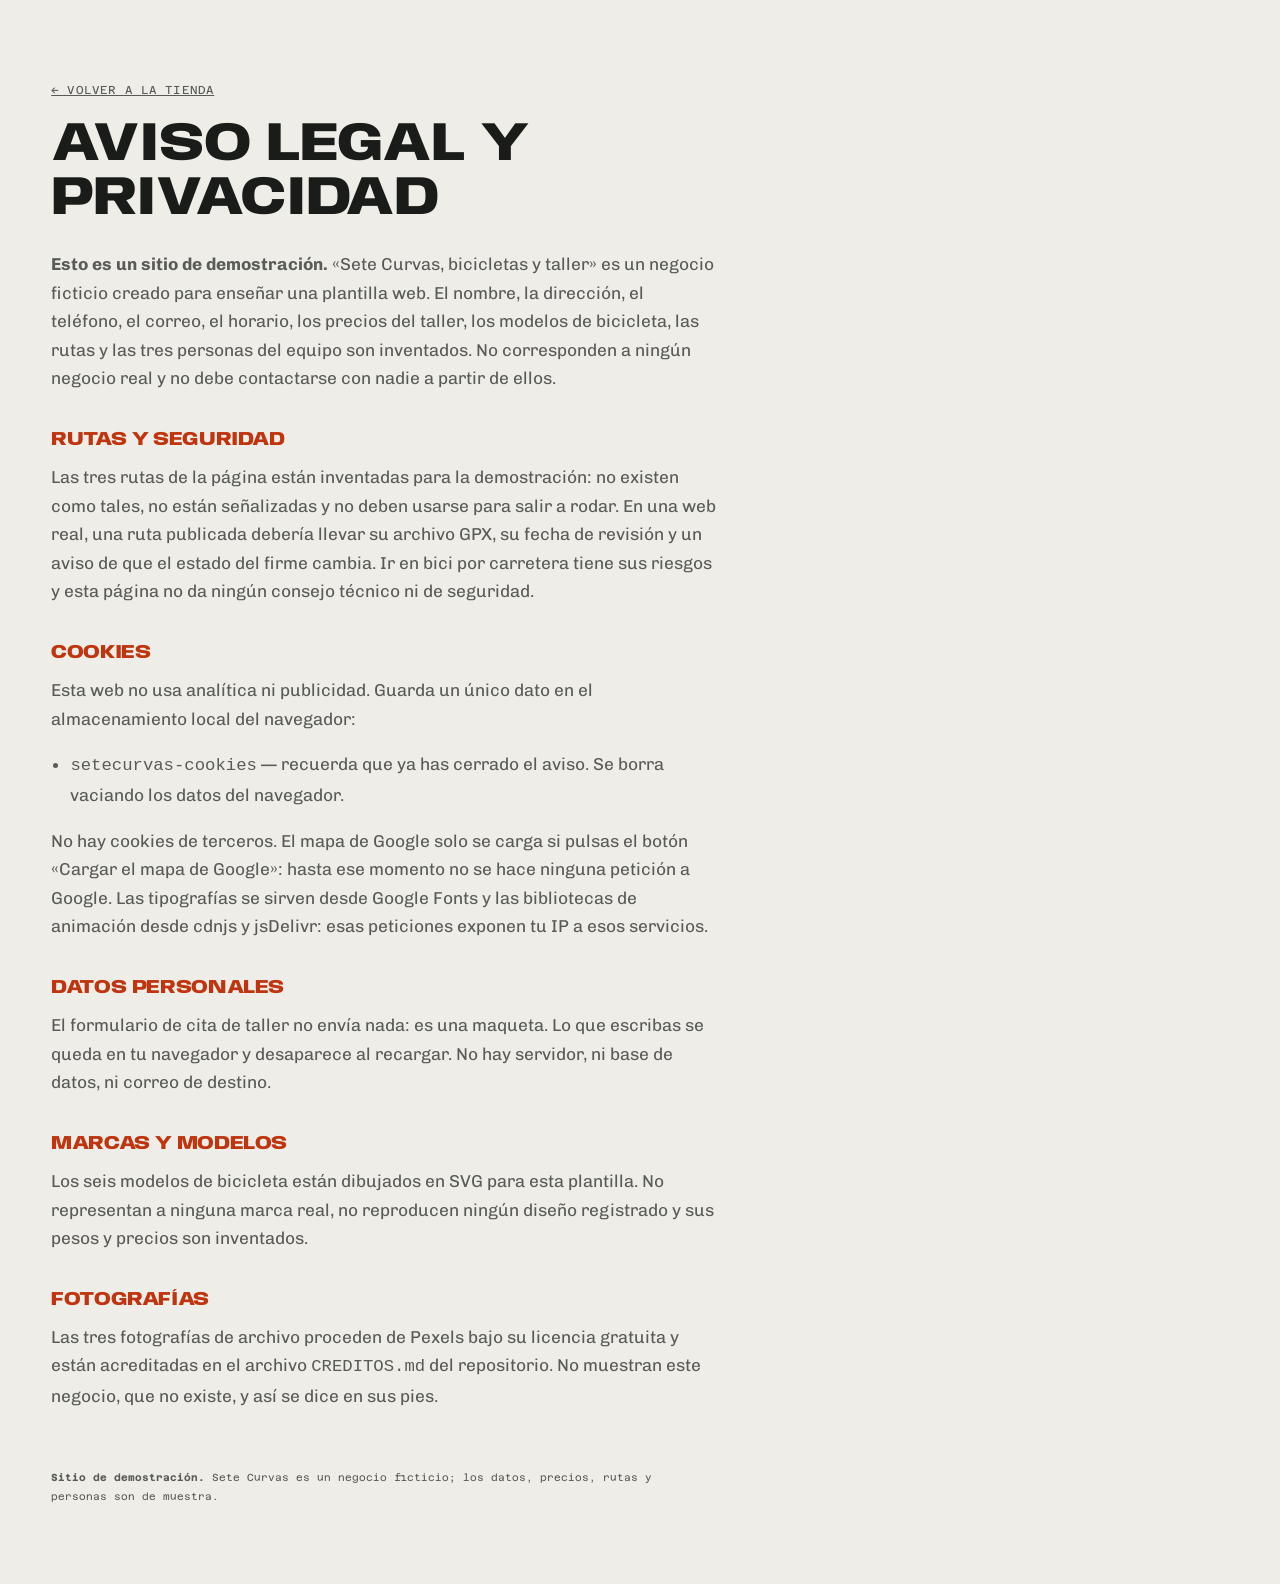
<file: legal.html>
<!doctype html>
<!-- SITIO DE DEMOSTRACIÓN. Sete Curvas es un negocio ficticio. -->
<html lang="es">
<head>
<meta charset="utf-8">
<meta name="viewport" content="width=device-width, initial-scale=1">
<meta name="robots" content="noindex, nofollow">
<title>Aviso legal y privacidad · Sete Curvas (demostración)</title>
<link rel="icon" href="favicon.svg" type="image/svg+xml">
<link rel="preconnect" href="https://fonts.googleapis.com">
<link rel="preconnect" href="https://fonts.gstatic.com" crossorigin>
<link rel="stylesheet" href="https://fonts.googleapis.com/css2?family=Anybody:wdth,wght@100..150,600;100..150,800&family=Chivo:wght@400;500;700&family=Azeret+Mono:wght@400;500&display=swap">
<link rel="stylesheet" href="css/estilo.css">
<style>
  body { padding-bottom: 0; }
  .legal { max-width: 70ch; padding: clamp(3rem, 9vh, 6rem) var(--marco); }
  .legal h1 { font-size: clamp(2rem, 1.4rem + 3vw, 3.4rem); margin-bottom: 1.5rem; }
  .legal h2 { font-size: 1.2rem; margin: 2.4rem 0 0.8rem; color: var(--naranja-texto); }
  .legal p, .legal li { color: var(--tinta-70); }
  .legal ul { padding-left: 1.2rem; }
</style>
</head>
<body>
<main class="legal">
  <p class="indice"><a href="index.html">← Volver a la tienda</a></p>
  <h1>Aviso legal y privacidad</h1>

  <p><strong>Esto es un sitio de demostración.</strong> «Sete Curvas, bicicletas y taller»
  es un negocio ficticio creado para enseñar una plantilla web. El nombre, la dirección,
  el teléfono, el correo, el horario, los precios del taller, los modelos de bicicleta,
  las rutas y las tres personas del equipo son inventados. No corresponden a ningún
  negocio real y no debe contactarse con nadie a partir de ellos.</p>

  <h2>Rutas y seguridad</h2>
  <p>Las tres rutas de la página están inventadas para la demostración: no existen como
  tales, no están señalizadas y no deben usarse para salir a rodar. En una web real, una
  ruta publicada debería llevar su archivo GPX, su fecha de revisión y un aviso de que el
  estado del firme cambia. Ir en bici por carretera tiene sus riesgos y esta página no da
  ningún consejo técnico ni de seguridad.</p>

  <h2 id="cookies">Cookies</h2>
  <p>Esta web no usa analítica ni publicidad. Guarda un único dato en el almacenamiento
  local del navegador:</p>
  <ul>
    <li><code>setecurvas-cookies</code> — recuerda que ya has cerrado el aviso. Se borra
    vaciando los datos del navegador.</li>
  </ul>
  <p>No hay cookies de terceros. El mapa de Google solo se carga si pulsas el botón
  «Cargar el mapa de Google»: hasta ese momento no se hace ninguna petición a Google. Las
  tipografías se sirven desde Google Fonts y las bibliotecas de animación desde cdnjs y
  jsDelivr: esas peticiones exponen tu IP a esos servicios.</p>

  <h2>Datos personales</h2>
  <p>El formulario de cita de taller no envía nada: es una maqueta. Lo que escribas se
  queda en tu navegador y desaparece al recargar. No hay servidor, ni base de datos, ni
  correo de destino.</p>

  <h2>Marcas y modelos</h2>
  <p>Los seis modelos de bicicleta están dibujados en SVG para esta plantilla. No
  representan a ninguna marca real, no reproducen ningún diseño registrado y sus pesos y
  precios son inventados.</p>

  <h2>Fotografías</h2>
  <p>Las tres fotografías de archivo proceden de Pexels bajo su licencia gratuita y están
  acreditadas en el archivo <code>CREDITOS.md</code> del repositorio. No muestran este
  negocio, que no existe, y así se dice en sus pies.</p>

  <p class="pie__sello" style="border:0;padding-top:2.5rem">
    <strong>Sitio de demostración.</strong> Sete Curvas es un negocio ficticio; los datos,
    precios, rutas y personas son de muestra.
  </p>
</main>
</body>
</html>
</file>
<file: css/estilo.css>
/* ==========================================================================
   Sete Curvas — bicicletas y taller (SITIO DE DEMOSTRACIÓN, negocio ficticio)
   Concepto: «Perfil de etapa». La web se recorre como una salida: el perfil de
   altimetría vive pegado abajo, se va pintando con el scroll y canta en todo
   momento el punto kilométrico, la altitud y la pendiente.
   ========================================================================== */

:root {
  --papel: #EFEDE7;
  --papel-claro: #F7F6F2;
  --tinta: #1A1C1A;
  --tinta-70: rgba(26, 28, 26, 0.7);
  --tinta-45: rgba(26, 28, 26, 0.62);
  --tinta-12: rgba(26, 28, 26, 0.12);
  --naranja: #FF4A17;
  /* El flúor no pasa contraste como texto pequeño sobre papel: para texto se
     usa esta versión más oscura, y el flúor se queda para los fondos. */
  --naranja-texto: #BE3510;
  --pino: #1F5D4C;
  --asfalto: #4A4E4A;

  --display: "Anybody", "Arial Narrow", sans-serif;
  --texto: "Chivo", system-ui, sans-serif;
  --mono: "Azeret Mono", ui-monospace, "Courier New", monospace;

  --marco: clamp(1rem, 4vw, 4rem);
  --alto-perfil: 104px;
}

*, *::before, *::after { box-sizing: border-box; }
html { -webkit-text-size-adjust: 100%; }

body {
  margin: 0;
  background: var(--papel);
  color: var(--tinta);
  font-family: var(--texto);
  font-size: clamp(1rem, 0.96rem + 0.2vw, 1.08rem);
  line-height: 1.65;
  overflow-x: hidden;
  padding-bottom: var(--alto-perfil);
}

img, svg { max-width: 100%; }
img { height: auto; display: block; }

h1, h2, h3 {
  font-family: var(--display);
  font-weight: 800;
  font-variation-settings: "wdth" 118;
  line-height: 1;
  letter-spacing: -0.02em;
  margin: 0;
  text-transform: uppercase;
}
p { margin: 0 0 1em; }
a { color: inherit; }

::selection { background: var(--naranja); color: var(--papel-claro); }
:focus-visible { outline: 3px solid var(--naranja); outline-offset: 3px; }

.visualmente-oculta {
  position: absolute !important;
  width: 1px; height: 1px; margin: -1px; padding: 0; border: 0;
  clip-path: inset(50%); overflow: hidden; white-space: nowrap;
}

.salto {
  position: fixed; top: 0.75rem; left: 0.75rem; z-index: 300;
  transform: translateY(-200%);
  background: var(--naranja); color: var(--papel-claro);
  padding: 0.7rem 1.1rem; border-radius: 4px;
  font-family: var(--mono); font-size: 0.75rem; text-decoration: none;
}
.salto:focus { transform: none; }

section[id] { scroll-margin-top: clamp(4.5rem, 10vh, 6rem); }

.kicker, .indice {
  font-family: var(--mono); font-size: 0.72rem;
  letter-spacing: 0.1em; text-transform: uppercase;
  color: var(--tinta-45); margin: 0 0 1.1rem;
}
.indice span {
  background: var(--naranja-texto); color: var(--papel-claro);
  padding: 0.2rem 0.5rem; border-radius: 3px; margin-right: 0.4rem;
}
.parrafo { color: var(--tinta-70); max-width: 56ch; }
.seccion__cabeza { max-width: 64ch; }
.seccion__cabeza h2 { font-size: clamp(1.9rem, 1.1rem + 3vw, 3.6rem); margin-bottom: 1rem; }
.aviso { font-family: var(--mono); font-size: 0.68rem; line-height: 1.8; color: var(--tinta-45); margin: 1.6rem 0 0; max-width: 80ch; }

/* ── Botones ───────────────────────────────────────────────────────────── */
.boton {
  display: inline-flex; align-items: center; gap: 0.5rem;
  font-family: var(--mono); font-size: 0.76rem; font-weight: 500;
  letter-spacing: 0.06em; text-transform: uppercase; text-decoration: none;
  padding: 0.85rem 1.4rem;
  border: 2px solid var(--tinta); border-radius: 4px;
  background: transparent; color: var(--tinta); cursor: pointer;
  transition: background 0.2s ease, color 0.2s ease, transform 0.2s ease;
}
.boton--naranja { background: var(--naranja); border-color: var(--naranja); color: var(--tinta); }
.boton--naranja:hover { background: var(--tinta); border-color: var(--tinta); }
.boton--linea:hover { background: var(--pino); border-color: var(--pino); color: var(--papel-claro); }

/* ── Cabecera ──────────────────────────────────────────────────────────── */
.cabecera {
  position: fixed; inset: 0 0 auto 0; z-index: 90;
  display: flex; align-items: center; justify-content: space-between; gap: 1rem;
  padding: 0.85rem var(--marco);
  background: color-mix(in srgb, var(--papel) 90%, transparent);
  backdrop-filter: blur(8px);
  border-bottom: 2px solid transparent;
  transition: border-color 0.3s ease;
}
.cabecera.esta-pegada { border-bottom-color: var(--tinta); }
.marca { display: inline-flex; align-items: center; gap: 0.6rem; text-decoration: none; }
.marca__icono { width: 44px; height: auto; color: var(--naranja); flex: none; }
.marca__texto {
  font-family: var(--display); font-weight: 800; font-variation-settings: "wdth" 112;
  font-size: 1.15rem; text-transform: uppercase; letter-spacing: -0.01em;
}

.nav { display: flex; align-items: center; gap: clamp(0.8rem, 1.8vw, 2rem); }
.nav ul { display: flex; gap: clamp(0.7rem, 1.6vw, 1.4rem); list-style: none; margin: 0; padding: 0; }
.nav a {
  font-family: var(--mono); font-size: 0.72rem; text-decoration: none;
  text-transform: uppercase; letter-spacing: 0.04em;
  border-bottom: 2px solid transparent; padding-bottom: 2px;
}
.nav a:hover, .nav a.es-actual { border-bottom-color: var(--naranja); }
.nav__cta { padding: 0.6rem 1rem; }

.hamburguesa {
  display: none; align-items: center; gap: 0.5rem;
  background: none; border: 2px solid var(--tinta); border-radius: 4px;
  padding: 0.5rem 0.9rem; cursor: pointer; color: inherit;
  font-family: var(--mono); font-size: 0.7rem; text-transform: uppercase;
}
.hamburguesa__lineas { display: grid; gap: 4px; width: 18px; }
.hamburguesa__lineas i { display: block; height: 2px; background: currentColor; transition: transform 0.3s ease; }
.hamburguesa[aria-expanded="true"] .hamburguesa__lineas i:first-child { transform: translateY(3px) rotate(45deg); }
.hamburguesa[aria-expanded="true"] .hamburguesa__lineas i:last-child { transform: translateY(-3px) rotate(-45deg); }

/* ── Hero ──────────────────────────────────────────────────────────────── */
.hero {
  min-height: calc(100svh - var(--alto-perfil));
  padding: clamp(7rem, 15vh, 10rem) var(--marco) clamp(2.5rem, 6vh, 4rem);
  display: grid; align-content: center;
  border-bottom: 2px solid var(--tinta);
}
.hero__titulo { font-size: clamp(2.4rem, 1.2rem + 4.2vw, 5.4rem); max-width: 18ch; margin-bottom: 1.4rem; }
.hero__entrada { color: var(--tinta-70); max-width: 52ch; font-size: 1.05em; }
.hero__acciones { display: flex; gap: 0.8rem; flex-wrap: wrap; margin: 2rem 0; }
.hero__cifras {
  list-style: none; margin: 1rem 0 0; padding: 1.6rem 0 0;
  border-top: 2px solid var(--tinta);
  display: flex; flex-wrap: wrap; gap: clamp(1.2rem, 4vw, 4rem);
}
.hero__cifras li { display: grid; }
.hero__cifras b {
  font-family: var(--display); font-weight: 800; font-variation-settings: "wdth" 130;
  font-size: clamp(2rem, 1.4rem + 2vw, 3rem); line-height: 1;
  color: var(--naranja-texto); font-variant-numeric: tabular-nums;
}
.hero__cifras span { font-family: var(--mono); font-size: 0.64rem; color: var(--tinta-45); margin-top: 0.4rem; max-width: 18ch; }

/* ── Taller ────────────────────────────────────────────────────────────── */
.taller { padding: clamp(3rem, 7vh, 6rem) var(--marco); border-bottom: 2px solid var(--tinta); }
.taller__rejilla {
  display: grid; gap: clamp(1.5rem, 4vw, 3.5rem);
  grid-template-columns: minmax(0, 1.6fr) minmax(0, 0.8fr);
  margin-top: clamp(2rem, 5vh, 3.5rem);
  align-items: start;
}
.tabla { width: 100%; border-collapse: collapse; }
.tabla thead th {
  text-align: left; padding: 0 0.6rem 0.7rem 0;
  font-family: var(--mono); font-size: 0.64rem; font-weight: 500;
  letter-spacing: 0.1em; text-transform: uppercase; color: var(--tinta-45);
  border-bottom: 2px solid var(--tinta);
}
.tabla tbody tr { border-bottom: 1px solid var(--tinta-12); }
.tabla th, .tabla td { text-align: left; padding: 0.9rem 0.6rem 0.9rem 0; vertical-align: baseline; }
.tabla tbody th { font-family: var(--texto); font-weight: 700; font-size: 1rem; }
.tabla td:first-of-type {
  font-family: var(--display); font-weight: 800; font-variation-settings: "wdth" 120;
  font-size: 1.3rem; color: var(--naranja-texto); white-space: nowrap; width: 8rem;
}
.tabla td:last-child { color: var(--tinta-70); font-size: 0.9em; }

.taller__foto img { width: 100%; aspect-ratio: 3 / 4; object-fit: cover; border: 2px solid var(--tinta); }
.taller__foto figcaption, .alquiler__foto figcaption, .club__foto figcaption {
  font-family: var(--mono); font-size: 0.64rem; line-height: 1.7; color: var(--tinta-45); margin-top: 0.7rem;
}

/* ── Bicis ─────────────────────────────────────────────────────────────── */
.bicis { padding: clamp(3rem, 7vh, 6rem) var(--marco); border-bottom: 2px solid var(--tinta); background: var(--papel-claro); }
.rejilla {
  list-style: none; margin: clamp(2rem, 5vh, 3.5rem) 0 0; padding: 0;
  display: grid; grid-template-columns: repeat(auto-fill, minmax(min(100%, 20rem), 1fr));
  gap: clamp(1rem, 2.4vw, 2rem);
}
.bici {
  background: var(--papel);
  border: 2px solid var(--tinta);
  padding: clamp(1rem, 2vw, 1.5rem);
  display: grid; gap: 1rem; align-content: start;
  transition: box-shadow 0.25s ease, transform 0.25s ease;
}
.bici:hover { box-shadow: 7px 7px 0 var(--pino); transform: translate(-2px, -2px); }
.bici img { width: 100%; }
/* Las ruedas giran al pasar por encima. El giro va solo en CSS: si además lo
   tocara GSAP, el atributo transform y la regla CSS se pisarían. */
.bici .rueda { transform-box: fill-box; transform-origin: center; }
.bici:hover .rueda { animation: rodar 1.6s linear infinite; }
@keyframes rodar { to { transform: rotate(360deg); } }

.bici__pie { border-top: 2px solid var(--tinta); padding-top: 0.8rem; display: grid; gap: 0.3rem; }
.bici__pie h3 { font-size: 1.4rem; }
.bici__tipo { margin: 0; font-family: var(--mono); font-size: 0.64rem; letter-spacing: 0.06em; text-transform: uppercase; color: var(--tinta-45); }
.bici__uso { margin: 0.3rem 0 0; color: var(--tinta-70); font-size: 0.92em; }
.bici__precio {
  margin: 0.4rem 0 0; font-family: var(--display); font-weight: 800;
  font-variation-settings: "wdth" 125; font-size: 1.5rem; color: var(--pino);
}

/* ── Alquiler ──────────────────────────────────────────────────────────── */
.alquiler { padding: clamp(3rem, 7vh, 6rem) var(--marco); border-bottom: 2px solid var(--tinta); }
.alquiler__rejilla {
  display: grid; gap: clamp(1.5rem, 3vw, 3rem);
  grid-template-columns: minmax(0, 0.9fr) minmax(0, 1.3fr) minmax(0, 0.8fr);
  margin-top: clamp(2rem, 5vh, 3.5rem);
  align-items: start;
}
.tarifas { list-style: none; margin: 0; padding: 0; display: grid; gap: 0.5rem; }
.tarifas li {
  display: grid; grid-template-columns: 1fr auto; gap: 1rem; align-items: baseline;
  border-bottom: 1px solid var(--tinta-12); padding-bottom: 0.5rem;
}
.tarifas span { color: var(--tinta-70); font-size: 0.94em; }
.tarifas b { font-family: var(--mono); font-size: 0.9rem; }

.rutas { list-style: none; margin: 0; padding: 0; display: grid; gap: 1.4rem; counter-reset: ruta; }
.rutas li { border-left: 3px solid var(--pino); padding-left: 1rem; }
.rutas__nombre {
  font-family: var(--display); font-weight: 800; font-variation-settings: "wdth" 115;
  font-size: 1.3rem; text-transform: uppercase; margin: 0 0 0.2rem;
}
.rutas__dato { font-family: var(--mono); font-size: 0.68rem; color: var(--naranja-texto); margin: 0 0 0.5rem; }
.rutas li p:last-child { color: var(--tinta-70); font-size: 0.92em; margin: 0; }

.alquiler__foto { margin: 0; }
.alquiler__foto img { width: 100%; aspect-ratio: 2 / 3; object-fit: cover; border: 2px solid var(--tinta); }

/* ── Club ──────────────────────────────────────────────────────────────── */
.club {
  padding: clamp(3rem, 7vh, 6rem) var(--marco);
  background: var(--pino); color: var(--papel-claro);
  border-bottom: 2px solid var(--tinta);
}
.club .indice { color: rgba(247, 246, 242, 0.6); }
.club .indice span { background: var(--naranja); }
.club__rejilla {
  display: grid; gap: clamp(1.5rem, 4vw, 3.5rem);
  grid-template-columns: minmax(0, 1fr) minmax(0, 1fr);
  margin-top: clamp(2rem, 5vh, 3.5rem);
  align-items: center;
}
.club__texto p { color: rgba(247, 246, 242, 0.8); }
.club__datos {
  list-style: none; margin: 1.6rem 0 0; padding: 1.4rem 0 0;
  border-top: 1px solid rgba(247, 246, 242, 0.25);
  display: grid; grid-template-columns: repeat(auto-fit, minmax(7rem, 1fr)); gap: 1.2rem;
}
.club__datos b {
  display: block; font-family: var(--display); font-weight: 800;
  font-variation-settings: "wdth" 130; font-size: 1.8rem; line-height: 1;
}
.club__datos span { font-family: var(--mono); font-size: 0.62rem; color: rgba(247, 246, 242, 0.6); }
.club__foto { margin: 0; }
.club__foto img { width: 100%; aspect-ratio: 5 / 4; object-fit: cover; border: 2px solid var(--papel-claro); }
.club__foto figcaption { color: rgba(247, 246, 242, 0.55); }

/* ── Gente ─────────────────────────────────────────────────────────────── */
.gente { padding: clamp(3rem, 7vh, 6rem) var(--marco); border-bottom: 2px solid var(--tinta); }
.fichas {
  list-style: none; margin: clamp(2rem, 5vh, 3.5rem) 0 0; padding: 0;
  display: grid; grid-template-columns: repeat(auto-fit, minmax(min(100%, 17rem), 1fr));
  gap: clamp(1.2rem, 3vw, 2.5rem);
}
.fichas li { border-top: 3px solid var(--tinta); padding-top: 1rem; }
.fichas h3 { font-size: 1.4rem; margin-bottom: 0.3rem; }
.fichas__papel { font-family: var(--mono); font-size: 0.66rem; text-transform: uppercase; letter-spacing: 0.06em; color: var(--naranja-texto); margin-bottom: 0.7rem; }
.fichas li p:last-child { color: var(--tinta-70); font-size: 0.94em; margin: 0; }

/* ── Visita ────────────────────────────────────────────────────────────── */
.visita { padding: clamp(3rem, 7vh, 6rem) var(--marco); background: var(--papel-claro); }
.visita__rejilla {
  display: grid; gap: clamp(2rem, 4vw, 3.5rem);
  grid-template-columns: repeat(auto-fit, minmax(min(100%, 20rem), 1fr));
  margin-top: clamp(2rem, 5vh, 3.5rem);
  align-items: start;
}
.formulario { background: var(--papel); border: 2px solid var(--tinta); padding: clamp(1.3rem, 3vw, 2.2rem); }
.formulario h3 { font-size: 1.4rem; margin-bottom: 0.8rem; }
.formulario__texto { color: var(--tinta-70); font-size: 0.94em; }
.campo { display: grid; gap: 0.35rem; margin-bottom: 1rem; }
.campo label {
  font-family: var(--mono); font-size: 0.64rem; letter-spacing: 0.08em;
  text-transform: uppercase; color: var(--tinta-45);
}
.campo input, .campo textarea, .campo select {
  font: inherit; font-size: 0.95em;
  padding: 0.7rem 0.85rem;
  border: 2px solid var(--tinta); border-radius: 3px;
  background: var(--papel-claro); color: inherit; width: 100%; resize: vertical;
}
.formulario__estado { font-family: var(--mono); font-size: 0.74rem; color: var(--pino); margin: 1rem 0 0; min-height: 1.2em; }
.formulario__demo { font-family: var(--mono); font-size: 0.62rem; color: var(--tinta-45); margin: 0.6rem 0 0; }

.donde__estado {
  display: inline-flex; font-family: var(--mono); font-size: 0.7rem;
  border: 2px solid var(--tinta); border-radius: 3px;
  padding: 0.35rem 0.8rem; margin-bottom: 1.2rem; text-transform: uppercase;
}
.donde__estado.esta-abierto { background: var(--naranja); border-color: var(--naranja); color: var(--papel-claro); }
.donde address { font-style: normal; line-height: 1.9; margin-bottom: 1.2rem; }
.horario { margin: 0 0 1.2rem; display: grid; gap: 0.5rem; }
.horario > div { display: grid; grid-template-columns: minmax(0, 1fr) auto; gap: 1rem; border-top: 1px solid var(--tinta-12); padding-top: 0.5rem; }
.horario > div.es-hoy dt { color: var(--naranja-texto); font-weight: 700; }
.horario dt { font-weight: 500; }
.horario dd { margin: 0; font-family: var(--mono); font-size: 0.76rem; text-align: right; }
.donde__nota { color: var(--tinta-70); font-size: 0.92em; }
.mapa__aviso { font-family: var(--mono); font-size: 0.62rem; line-height: 1.7; color: var(--tinta-45); margin: 0.8rem 0 0; }
.mapa iframe { width: 100%; height: 300px; border: 2px solid var(--tinta); display: block; }

/* ── EL PERFIL ─────────────────────────────────────────────────────────── */
.perfil {
  position: fixed; left: 0; right: 0; bottom: 0; z-index: 80;
  height: var(--alto-perfil);
  background: var(--papel-claro);
  border-top: 2px solid var(--tinta);
  overflow: hidden;
}
.perfil__dibujo { position: absolute; inset: 0; width: 100%; height: 100%; }
.perfil__relleno { fill: var(--tinta-12); }
.perfil__linea { fill: none; stroke: var(--asfalto); stroke-width: 2; opacity: 0.5; vector-effect: non-scaling-stroke; }
/* El tramo hecho se recorta con un rectángulo, no con stroke-dasharray: el
   viewBox va estirado (preserveAspectRatio="none") y ahí el guion se deforma. */
.perfil__hecho {
  fill: none; stroke: var(--naranja); stroke-width: 3;
  vector-effect: non-scaling-stroke;
  clip-path: url(#recorrido);
}
.perfil__marca line { stroke: var(--tinta-45); stroke-width: 1; stroke-dasharray: 3 3; vector-effect: non-scaling-stroke; }
.perfil__marca circle { fill: var(--papel-claro); stroke: var(--asfalto); stroke-width: 2; vector-effect: non-scaling-stroke; }
.perfil__marca.es-actual circle { fill: var(--naranja); stroke: var(--tinta); }
.perfil__ciclista {
  position: absolute; width: 14px; height: 14px; margin: -7px 0 0 -7px;
  border-radius: 50%; background: var(--tinta);
  border: 3px solid var(--naranja);
  left: 0; top: 80%;
}
.perfil__lectura {
  position: absolute; right: var(--marco); top: 0.5rem; margin: 0;
  display: flex; gap: 0.8rem; align-items: baseline;
  font-family: var(--mono); font-size: 0.7rem;
  background: var(--papel-claro); padding: 0.2rem 0.4rem;
}
.perfil__km { font-weight: 500; font-size: 0.85rem; }
.perfil__alt { color: var(--tinta-45); }
.perfil__pendiente { color: var(--naranja-texto); font-weight: 500; }

/* ── Pie ───────────────────────────────────────────────────────────────── */
.pie {
  border-top: 2px solid var(--tinta);
  padding: clamp(2.5rem, 6vh, 4rem) var(--marco) 2.5rem;
  display: grid; gap: 2rem;
  grid-template-columns: repeat(auto-fit, minmax(min(100%, 17rem), 1fr));
  align-items: start;
}
.pie__marca { display: flex; gap: 0.9rem; align-items: flex-start; }
.pie__marca .marca__icono { width: 54px; color: var(--naranja); flex: none; }
.pie__marca p { margin: 0; font-family: var(--mono); font-size: 0.7rem; line-height: 1.8; color: var(--tinta-70); }
.pie__nav ul { list-style: none; margin: 0; padding: 0; display: grid; gap: 0.5rem; }
.pie__nav a { font-family: var(--mono); font-size: 0.7rem; text-transform: uppercase; letter-spacing: 0.04em; }
.pie__sello {
  grid-column: 1 / -1; margin: 0;
  border-top: 1px solid var(--tinta-12); padding-top: 1.4rem;
  font-family: var(--mono); font-size: 0.64rem; line-height: 1.9; color: var(--tinta-70);
  max-width: 92ch;
}

/* ── Aviso de cookies ──────────────────────────────────────────────────── */
.cookie-banner {
  position: fixed; z-index: 200;
  left: var(--marco); right: var(--marco);
  bottom: calc(var(--alto-perfil) + 0.8rem);
  background: var(--tinta); color: var(--papel-claro);
  padding: 1.1rem 1.3rem; gap: 1.2rem;
  align-items: center; justify-content: space-between; flex-wrap: wrap;
  border-radius: 4px;
}
/* OJO: el display va aquí, nunca en .cookie-banner a secas, o gana a [hidden] */
.cookie-banner:not([hidden]) { display: flex; }
.cookie-banner p { margin: 0; max-width: 72ch; font-size: 0.85rem; line-height: 1.6; }
.cookie-banner__acciones { display: flex; gap: 0.6rem; flex-wrap: wrap; }
.cookie-banner .boton--linea { border-color: rgba(247, 246, 242, 0.45); color: var(--papel-claro); }

/* ── Cursor ────────────────────────────────────────────────────────────── */
.cursor { display: none; }
@media (hover: hover) and (pointer: fine) {
  .cursor {
    display: block; position: fixed; top: 0; left: 0; z-index: 250;
    pointer-events: none; transform: translate3d(-100px, -100px, 0);
  }
  .cursor__rueda {
    display: block; width: 22px; height: 22px; margin: -11px 0 0 -11px;
    border: 2px solid var(--naranja); border-radius: 50%;
    transition: width 0.25s ease, height 0.25s ease, margin 0.25s ease, background 0.25s ease;
  }
  .cursor.es-grande .cursor__rueda {
    width: 86px; height: 86px; margin: -43px 0 0 -43px; background: var(--naranja);
  }
  .cursor__texto {
    position: absolute; top: 50%; left: 50%; transform: translate(-50%, -50%);
    font-family: var(--mono); font-size: 0.58rem; letter-spacing: 0.04em;
    text-transform: uppercase; color: var(--papel-claro); opacity: 0; white-space: nowrap;
  }
  .cursor.es-grande .cursor__texto { opacity: 1; }
}

/* ── Estados de entrada (solo con GSAP) ────────────────────────────────── */
.has-motion .kicker,
.has-motion .indice,
.has-motion .parrafo,
.has-motion .hero__entrada,
.has-motion .hero__acciones,
.has-motion .hero__cifras,
.has-motion .bici,
.has-motion .tabla tbody tr,
.has-motion .taller__foto,
.has-motion .tarifas li,
.has-motion .rutas li,
.has-motion .alquiler__foto,
.has-motion .club__texto,
.has-motion .club__foto,
.has-motion .fichas li { opacity: 0; }
.has-motion .palabra__letra { opacity: 0; }

.palabra { display: inline-block; white-space: nowrap; }
.palabra__letra { display: inline-block; will-change: transform, opacity; }

/* ── Responsive ────────────────────────────────────────────────────────── */
@media (max-width: 1000px) {
  .hamburguesa { display: inline-flex; }
  .nav {
    position: fixed; inset: 0 0 auto 0;
    flex-direction: column; align-items: stretch; gap: 1.2rem;
    padding: 5.5rem var(--marco) 2.5rem;
    background: var(--papel); border-bottom: 2px solid var(--tinta);
    transform: translateY(-101%);
    transition: transform 0.4s cubic-bezier(0.6, 0, 0.2, 1);
    z-index: -1;
  }
  .nav.esta-abierto { transform: translateY(0); }
  .nav ul { flex-direction: column; gap: 0.9rem; }
  .nav a { font-size: 1rem; }
  .nav__cta { justify-content: center; }

  .taller__rejilla { grid-template-columns: 1fr; }
  .taller__foto img { aspect-ratio: 16 / 9; }
  .alquiler__rejilla { grid-template-columns: 1fr 1fr; }
  .alquiler__foto { grid-column: 1 / -1; }
  .alquiler__foto img { aspect-ratio: 16 / 9; }
  .club__rejilla { grid-template-columns: 1fr; }
}

@media (max-width: 680px) {
  :root { --alto-perfil: 86px; }
  .alquiler__rejilla { grid-template-columns: 1fr; }
  .tabla td:last-child { display: none; }
  .perfil__lectura { right: auto; left: 0.6rem; font-size: 0.62rem; gap: 0.5rem; }
}

/* ── Movimiento reducido ───────────────────────────────────────────────── */
@media (prefers-reduced-motion: reduce) {
  *, *::before, *::after {
    animation-duration: 0.001ms !important;
    animation-iteration-count: 1 !important;
    transition-duration: 0.001ms !important;
    scroll-behavior: auto !important;
  }
  .cursor { display: none; }
  .bici:hover .rueda { animation: none; }
}

/* ── Cortina de entrada ────────────────────────────────────────────────
   Obligatoria (§5 del pliego). El `display` va en `:not([hidden])`, nunca
   en la clase a secas: si no, ganaría al atributo y la página quedaría
   tapada para siempre —el mismo fallo que el aviso de cookies.
   ────────────────────────────────────────────────────────────────────── */
.cortina { position: fixed; inset: 0; z-index: 400; }
.cortina:not([hidden]) { display: grid; place-items: center; }
.cortina[hidden] { display: none !important; }
.cortina__centro {
  position: relative; z-index: 3;
  display: grid; justify-items: center; gap: 0.9rem;
  padding: 0 1.5rem; text-align: center;
}
.cortina__marca {
  margin: 0; font-family: var(--display);
  font-size: clamp(2.1rem, 8vw, 4.6rem); line-height: 0.95;
  letter-spacing: -0.03em;
}
.cortina__pie {
  margin: 0; font-family: var(--mono);
  font-size: clamp(0.6rem, 1.8vw, 0.72rem); letter-spacing: 0.34em;
  text-transform: uppercase;
}
@media (prefers-reduced-motion: reduce) { .cortina { display: none !important; } }

/* «Perfil de etapa»: el punto recorre la cresta y la ladera barre la pantalla. */
.cortina--bici { background: transparent; overflow: hidden; }
.cortina__ladera {
  position: absolute; top: 0; bottom: 0; left: -72%; width: 172%;
  background: var(--tinta); z-index: 1;
  /* El radio horizontal es % del ANCHO del elemento (172vw), no del viewport:
     con 34% la curva se metía 8vw dentro y dejaba ver la página por las
     esquinas. Con 29% de 172vw la curva acaba en -22vw, fuera de pantalla. */
  border-radius: 29% 0 0 29% / 50% 0 0 50%;
}
.cortina--bici .cortina__marca { color: var(--papel-claro); }
.cortina--bici .cortina__pie { color: var(--naranja); }
.cortina__perfil { width: min(70vw, 26rem); height: auto; }
.cortina__cresta { fill: none; stroke: var(--papel-claro); stroke-width: 2.5; stroke-linejoin: round; stroke-linecap: round; }
.cortina__ciclista { fill: var(--naranja); }
</file>
